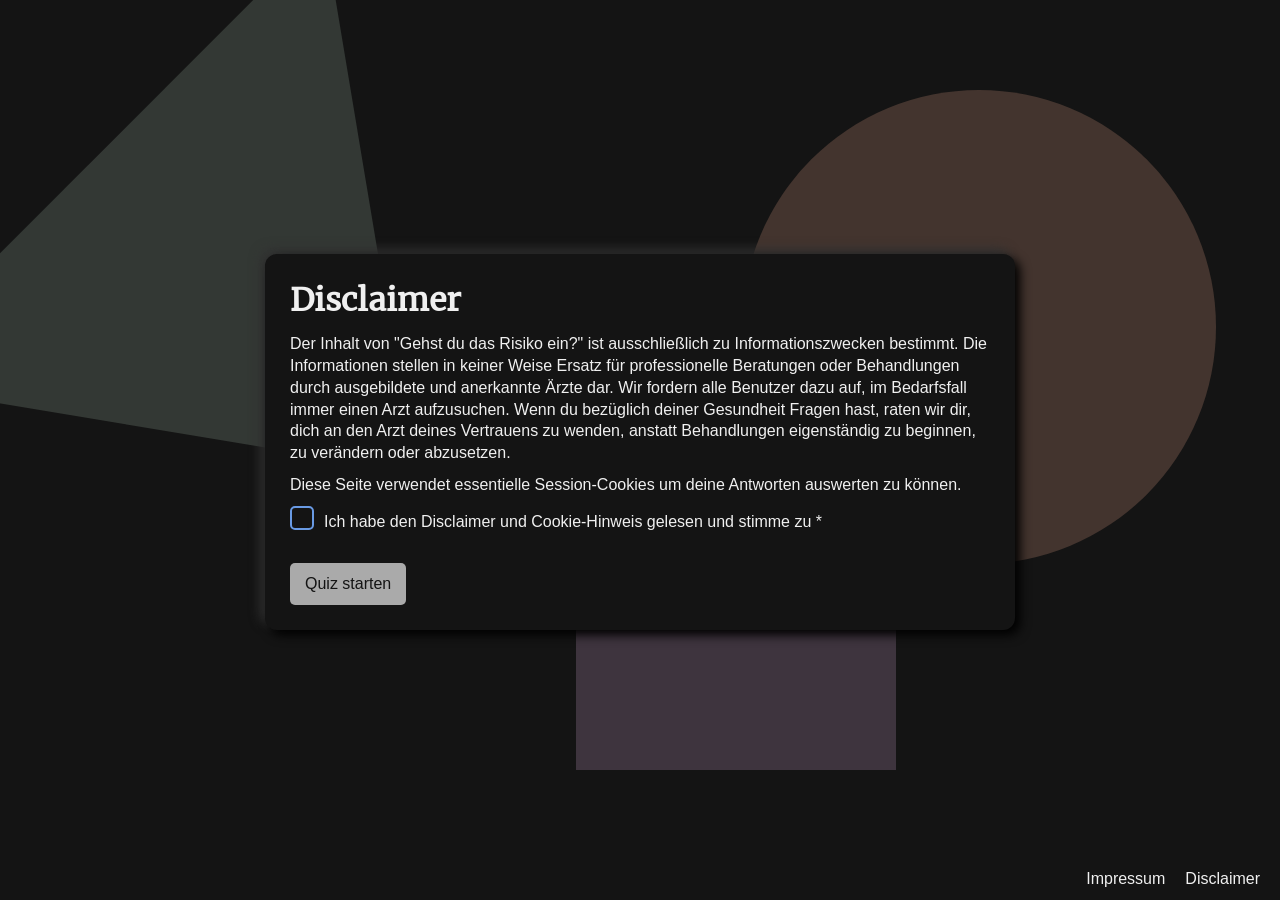
<file: index.html>
<!DOCTYPE html>
<html lang="de">

<head>
    <meta charset="UTF-8">
    <meta http-equiv="X-UA-Compatible" content="IE=edge">
    <meta name="viewport" content="width=device-width, initial-scale=1.0">
    <title>Gehst du das Risiko ein? | Quiz</title>

    <link rel="stylesheet" href="assets/styles.css">
    <script src="assets/js/cookieControl.js"></script>
    <script src="assets/js/quizIndex.js" defer></script>
    <script src="assets/js/general.js" defer></script>

    <style data="test" type="text/css"></style>
    <style data="moz" type="text/css"></style>
</head>

<body id="quiz" class="dark">
    <div id="background">
        <div class="circle"></div>
        <div class="triangle"></div>
        <div class="square"></div>
    </div>
    <main>
        <h1>Stell dir vor...</h1>
        <div id="controls">
            <span data-last="1" title="Zurück zur letzten Frage" id="back"><svg xmlns="http://www.w3.org/2000/svg"
                    width="44" height="44" viewBox="0 0 24 24" stroke-width="1.5" stroke="#fff" fill="none"
                    stroke-linecap="round" stroke-linejoin="round">
                    <path stroke="none" d="M0 0h24v24H0z" fill="none" />
                    <path d="M15 11l4 4l-4 4m4 -4h-11a4 4 0 0 1 0 -8h1" />
                </svg></span>
            <span>Frage <span id="question__num">1</span> / 12</span>
            <span class="question__next" data-next="2"> Zur nächsten Frage
                <svg xmlns="http://www.w3.org/2000/svg" width="35" height="35" viewBox="0 0 24 24" stroke-width="1.5"
                    stroke="#699ae4" fill="#699ae4" stroke-linecap="round" stroke-linejoin="round">
                    <path stroke="none" d="M0 0h24v24H0z" fill="none" />
                    <path
                        d="M4 9h8v-3.586a1 1 0 0 1 1.707 -.707l6.586 6.586a1 1 0 0 1 0 1.414l-6.586 6.586a1 1 0 0 1 -1.707 -.707v-3.586h-8a1 1 0 0 1 -1 -1v-4a1 1 0 0 1 1 -1z" />
                </svg>
            </span>
        </div>
        <div class="question" data-number="1">
            <div class="question__description">
                <p>...du bist nach einer langen und anstrengenden Woche bei deinen Freunden. Ihr wolltet eigentlich
                    einen ganz gemütlichen Abend zusammen haben.
                    Doch dann bietet dir der/die Gastgeber:in einen supersüßen, leckeren Cocktail an.
                    Dein Bauch sagt ja dazu, heute etwas zu trinken. Aber dein Kopf sagt nein. Die Kombination aus
                    Zucker
                    und Alkohol hat dir
                    nämlich schon einmal Kopfschmerzen beschert.</p>
                <p class="bold">Würdest du den Cocktail trinken?</p>
                <div class="question__answer">
                    <!-- <div class="question__answer"> -->
                    <input type='range' min='1' max='4' step='1' list="options1" onclick="firstSliderClick(this)"
                        data-slidernumber="1" />
                    <span class="dummySpan">
                        <span class="dummyThumb"></span>
                    </span>
                    <div class="overlayOne" onclick="firstSliderClick2(this)" data-overlaynumber="1"></div>
                    <div class="overlayTwo" onclick="firstSliderClick2(this)" data-overlaynumber="2"></div>
                    <div class="overlayThree" onclick="firstSliderClick2(this)" data-overlaynumber="3"></div>
                    <div class="overlayFour" onclick="firstSliderClick2(this)" data-overlaynumber="4"></div>
                    <ul class="options">
                        <li onclick="selectOne(this)">Nein</li>
                        <li onclick="selectTwo(this)">Eher nicht</li>
                        <li onclick="selectThree(this)">Vermutlich</li>
                        <li onclick="selectFour(this)">Definitiv</li>
                    </ul>
                </div>
            </div>
            <div class="question__image">
                <img src="assets/img/sideeffect_01.svg" alt="Eine Person hält einen Cocktail in der Hand" />
            </div>
        </div>
        <div class="question" data-number="2">
            <div class="question__description">
                <p>...dein:e Freund:In hat mit dir Schluss gemacht. In der Schule / Studium läuft es gerade auch nicht
                    so gut. Du willst einfach nur deine Ruhe. Um runterzukommen, helfen dir nur noch ein oder andere
                    Chipspackung und auch einige Schokoladentafeln. Die Verpackungen häufen sich im Mülleimer
                    an und vermutlich ist es nur noch eine Frage der Zeit, bis es sich auch auf deinen Körper auswirkt.
                </p>
                <p class="bold">Ignorierst du den Gedanken und suchst weiter Trost in Essen?</p>
                <div class="question__answer">
                    <!-- <div class="question__answer"> -->
                    <input type='range' min='1' max='4' step='1' list="options1" onclick="firstSliderClick(this)"
                        data-slidernumber="2" />
                    <span class="dummySpan">
                        <span class="dummyThumb"></span>
                    </span>
                    <div class="overlayOne" onclick="firstSliderClick2(this)" data-overlaynumber="1"></div>
                    <div class="overlayTwo" onclick="firstSliderClick2(this)" data-overlaynumber="2"></div>
                    <div class="overlayThree" onclick="firstSliderClick2(this)" data-overlaynumber="3"></div>
                    <div class="overlayFour" onclick="firstSliderClick2(this)" data-overlaynumber="4"></div>
                    <ul class="options">
                        <li onclick="selectOne(this)">Nein</li>
                        <li onclick="selectTwo(this)">Eher nicht</li>
                        <li onclick="selectThree(this)">Vermutlich</li>
                        <li onclick="selectFour(this)">Definitiv</li>
                    </ul>
                </div>
            </div>
            <div class="question__image">
                <img src="assets/img/sideeffect_02.svg"
                    alt="Essensverpackungen und Tests liegen verteilt auf einem Bett" />
            </div>
        </div>
        <div class="question" data-number="3">
            <div class="question__description">
                <p>...du bist im All-Inclusive Urlaub. Leider schmeckt dir das Essen vom Buffet nicht. Du kannst dich
                    nur mit dem Fladenbrot anfreunden, also isst du es zu jeder Mahlzeit. Dein:e Partner:In sagt dir,
                    dass du auch etwas anderes essen sollst. Die einseitige Ernährung kann nämlich zu
                    Stimmungsschwankungen und Reizbarkeit führen. Das könnte euch euren Urlaub ziemlich vermiesen.
                </p>
                <p class="bold">Hältst du dich dennoch vom Buffet entfernt?</p>
                <div class="question__answer">
                    <!-- <div class="question__answer"> -->
                    <input type='range' min='1' max='4' step='1' list="options1" onclick="firstSliderClick(this)"
                        data-slidernumber="3" />
                    <span class="dummySpan">
                        <span class="dummyThumb"></span>
                    </span>
                    <div class="overlayOne" onclick="firstSliderClick2(this)" data-overlaynumber="1"></div>
                    <div class="overlayTwo" onclick="firstSliderClick2(this)" data-overlaynumber="2"></div>
                    <div class="overlayThree" onclick="firstSliderClick2(this)" data-overlaynumber="3"></div>
                    <div class="overlayFour" onclick="firstSliderClick2(this)" data-overlaynumber="4"></div>
                    <ul class="options">
                        <li onclick="selectOne(this)">Nein</li>
                        <li onclick="selectTwo(this)">Eher nicht</li>
                        <li onclick="selectThree(this)">Vermutlich</li>
                        <li onclick="selectFour(this)">Definitiv</li>
                    </ul>
                </div>
            </div>
            <div class="question__image">
                <img src="assets/img/sideeffect_03.svg" alt="Ein Kamel, Dünen und ein Fladenbrot" />
            </div>
        </div>
        <div class="question" data-number="4">
            <div class="question__description">
                <p>...du hast sehr viel Arbeit zu erledigen. Du machst extra Überstunden dafür und kommst erst um 19 Uhr
                    nach Hause, obwohl du schon um 7 Uhr mit der Arbeit angefangen hast. Um etwas mit deinen Freunden zu
                    machen bist du zu müde und du musst noch den Haushalt erledigen. Gedanklich bist du schon wieder bei
                    der Arbeit. Dein:e Freund:in bemerkt, wie gestresst du bist und sagt, dass du bitte aufpassen und
                    dir
                    einen Ausgleich suchen sollst. Sonst kannst du schnell in negative Denkmuster verfallen.
                </p>
                <p class="bold">Stempelst du diese Bitte nur als Panikmache ab?</p>
                <div class="question__answer">
                    <!-- <div class="question__answer"> -->
                    <input type='range' min='1' max='4' step='1' list="options1" onclick="firstSliderClick(this)"
                        data-slidernumber="4" />
                    <span class="dummySpan">
                        <span class="dummyThumb"></span>
                    </span>
                    <div class="overlayOne" onclick="firstSliderClick2(this)" data-overlaynumber="1"></div>
                    <div class="overlayTwo" onclick="firstSliderClick2(this)" data-overlaynumber="2"></div>
                    <div class="overlayThree" onclick="firstSliderClick2(this)" data-overlaynumber="3"></div>
                    <div class="overlayFour" onclick="firstSliderClick2(this)" data-overlaynumber="4"></div>
                    <ul class="options">
                        <li onclick="selectOne(this)">Nein</li>
                        <li onclick="selectTwo(this)">Eher nicht</li>
                        <li onclick="selectThree(this)">Vermutlich</li>
                        <li onclick="selectFour(this)">Definitiv</li>
                    </ul>
                </div>
            </div>
            <div class="question__image">
                <img src="assets/img/sideeffect_04.svg"
                    alt="Eine verzweifelte Person, die an viele Dinge gleichzeitig denkt" />
            </div>
        </div>
        <div class="question" data-number="5">
            <div class="question__description">
                <p>...du bist mit dir und deinem aktuellen gut bezahlten Job nicht zufrieden und machst dir ständig
                    Gedanken darüber. Diese Gedanken ziehen dich runter und deine Laune ist oft im Keller. Dein:e
                    Partner:in bemerkt es und spricht dich darauf an. Doch du bist wirklich nicht bereit, darüber zu
                    reden. Du hast dir die Probleme selbst noch nicht eingestanden. Dein:e Partner:in könnte aber
                    denken, dass das Problem an ihr/ihm liegt, wodurch schnell ein komisches Klima in eurer Beziehung
                    entstehen könnte.
                </p>
                <p class="bold">Ignorierst du die Probleme dennoch weiter?</p>
                <div class="question__answer">
                    <!-- <div class="question__answer"> -->
                    <input type='range' min='1' max='4' step='1' list="options1" onclick="firstSliderClick(this)"
                        data-slidernumber="5" />
                    <span class="dummySpan">
                        <span class="dummyThumb"></span>
                    </span>
                    <div class="overlayOne" onclick="firstSliderClick2(this)" data-overlaynumber="1"></div>
                    <div class="overlayTwo" onclick="firstSliderClick2(this)" data-overlaynumber="2"></div>
                    <div class="overlayThree" onclick="firstSliderClick2(this)" data-overlaynumber="3"></div>
                    <div class="overlayFour" onclick="firstSliderClick2(this)" data-overlaynumber="4"></div>
                    <ul class="options">
                        <li onclick="selectOne(this)">Nein</li>
                        <li onclick="selectTwo(this)">Eher nicht</li>
                        <li onclick="selectThree(this)">Vermutlich</li>
                        <li onclick="selectFour(this)">Definitiv</li>
                    </ul>
                </div>
            </div>
            <div class="question__image">
                <img src="assets/img/sideeffect_05.svg" alt="Eine Person, die mit sich im Konflikt steht" />
            </div>
        </div>
        <div class="question" data-number="6">
            <div class="question__description">
                <p>...du hast jemanden kennengelernt. Um etwas Zeit miteinander zu verbringen, geht ihr zusammen an den
                    Stausee. Es ist eine wolkenloser Hochsommertag mit fast 30°C. Dein Date will sich in die Sonne
                    legen, weil sie/er Sonne und Hitze mag. Am Anfang des Sommers zeigt sich aber manchmal deine
                    Sonnenallergie, wenn du deine Haut nicht langsam an die direkte Sonnenstrahlung gewöhnst.
                </p>
                <p class="bold">Legst du dich trotzdem neben sie/ihn?</p>
                <div class="question__answer">
                    <!-- <div class="question__answer"> -->
                    <input type='range' min='1' max='4' step='1' list="options1" onclick="firstSliderClick(this)"
                        data-slidernumber="6" />
                    <span class="dummySpan">
                        <span class="dummyThumb"></span>
                    </span>
                    <div class="overlayOne" onclick="firstSliderClick2(this)" data-overlaynumber="1"></div>
                    <div class="overlayTwo" onclick="firstSliderClick2(this)" data-overlaynumber="2"></div>
                    <div class="overlayThree" onclick="firstSliderClick2(this)" data-overlaynumber="3"></div>
                    <div class="overlayFour" onclick="firstSliderClick2(this)" data-overlaynumber="4"></div>
                    <ul class="options">
                        <li onclick="selectOne(this)">Nein</li>
                        <li onclick="selectTwo(this)">Eher nicht</li>
                        <li onclick="selectThree(this)">Vermutlich</li>
                        <li onclick="selectFour(this)">Definitiv</li>
                    </ul>
                </div>
            </div>
            <div class="question__image">
                <img src="assets/img/sideeffect_06.svg"
                    alt="Eine Person sonnt sich, während die andere im Baumschatten steht" />
            </div>
        </div>
        <div class="question" data-number="7">
            <div class="question__description">
                <p>...du möchtest dich dieses Jahr endlich deinem Ziel von mehr Muskeln und weniger Fett annähern,
                    findest jedoch bei deiner Recherche heraus, dass eine zu hohe sportliche Intensität
                    manchmal zu Magenproblemen führen kann. Das Risiko ist zwar gering, aber du bist eigentlich ein
                    ganz-oder-gar-nicht-Typ Mensch.
                </p>
                <p class="bold">Hältst du an deinen Vorsätzen fest und trainierst auf maximaler Intensität?</p>
                <div class="question__answer">
                    <!-- <div class="question__answer"> -->
                    <input type='range' min='1' max='4' step='1' list="options1" onclick="firstSliderClick(this)"
                        data-slidernumber="7" />
                    <span class="dummySpan">
                        <span class="dummyThumb"></span>
                    </span>
                    <div class="overlayOne" onclick="firstSliderClick2(this)" data-overlaynumber="1"></div>
                    <div class="overlayTwo" onclick="firstSliderClick2(this)" data-overlaynumber="2"></div>
                    <div class="overlayThree" onclick="firstSliderClick2(this)" data-overlaynumber="3"></div>
                    <div class="overlayFour" onclick="firstSliderClick2(this)" data-overlaynumber="4"></div>
                    <ul class="options">
                        <li onclick="selectOne(this)">Nein</li>
                        <li onclick="selectTwo(this)">Eher nicht</li>
                        <li onclick="selectThree(this)">Vermutlich</li>
                        <li onclick="selectFour(this)">Definitiv</li>
                    </ul>
                </div>
            </div>
            <div class="question__image">
                <img src="assets/img/sideeffect_07.svg" alt="Ein Fahrradfahrer" />
            </div>
        </div>
        <div class="question" data-number="8">
            <div class="question__description">
                <p>...du machst seit einiger Zeit Homeworkouts und hast letzte Woche zwei neue Videos getestet, die dir
                    beide sehr gut gefallen haben. Nach einem der beiden hattest du eine gereizte Sehne, welche dir ein
                    paar Tage Schmerzen bereitet hat. Du vermutest es liegt an den vielen Wiederholungen sehr ähnlicher
                    Bewegungen in diesem Workout. Das andere wiederum ist ein paar Minuten länger, die Übungen
                    kompliziert und du musst etwas Equipment herrichten, bevor du starten kannst. Bei diesem hast du
                    aber keine Schmerzen.
                </p>
                <p class="bold">Gehst du das Risiko von einer erneuten Sehnenreizung ein, um ein paar Minuten Zeit zu
                    sparen?</p>
                    <div class="question__answer">
                        <!-- <div class="question__answer"> -->
                        <input type='range' min='1' max='4' step='1' list="options1" onclick="firstSliderClick(this)"
                            data-slidernumber="8" />
                        <span class="dummySpan">
                            <span class="dummyThumb"></span>
                        </span>
                        <div class="overlayOne" onclick="firstSliderClick2(this)" data-overlaynumber="1"></div>
                        <div class="overlayTwo" onclick="firstSliderClick2(this)" data-overlaynumber="2"></div>
                        <div class="overlayThree" onclick="firstSliderClick2(this)" data-overlaynumber="3"></div>
                        <div class="overlayFour" onclick="firstSliderClick2(this)" data-overlaynumber="4"></div>
                        <ul class="options">
                            <li onclick="selectOne(this)">Nein</li>
                            <li onclick="selectTwo(this)">Eher nicht</li>
                            <li onclick="selectThree(this)">Vermutlich</li>
                            <li onclick="selectFour(this)">Definitiv</li>
                        </ul>
                    </div>
            </div>
            <div class="question__image">
                <img src="assets/img/sideeffect_08.svg" alt="Eine Person folgt einem Sporttutorial" />
            </div>
        </div>
        <div class="question" data-number="9">
            <div class="question__description">
                <p>...du bietest deinem Kumpel während einem Filmabend eine Packung Chips an. Dieser lehnt ab, weil er
                    bereits Fast Food gegessen hat und gelesen hat, dass eine zu salzhaltige Ernährung zu
                    Wassereinlagerungen führen kann. Zudem weist er dich darauf hin, dass auch dein Abendessen - es gab
                    ein gutes Vesper - nicht gerade wenig Salz enthält.
                </p>
                <p class="bold">Isst du die Chips trotz des Rates deines Kumpels?</p>
                <div class="question__answer">
                    <!-- <div class="question__answer"> -->
                    <input type='range' min='1' max='4' step='1' list="options1" onclick="firstSliderClick(this)"
                        data-slidernumber="9" />
                    <span class="dummySpan">
                        <span class="dummyThumb"></span>
                    </span>
                    <div class="overlayOne" onclick="firstSliderClick2(this)" data-overlaynumber="1"></div>
                    <div class="overlayTwo" onclick="firstSliderClick2(this)" data-overlaynumber="2"></div>
                    <div class="overlayThree" onclick="firstSliderClick2(this)" data-overlaynumber="3"></div>
                    <div class="overlayFour" onclick="firstSliderClick2(this)" data-overlaynumber="4"></div>
                    <ul class="options">
                        <li onclick="selectOne(this)">Nein</li>
                        <li onclick="selectTwo(this)">Eher nicht</li>
                        <li onclick="selectThree(this)">Vermutlich</li>
                        <li onclick="selectFour(this)">Definitiv</li>
                    </ul>
                </div>
            </div>
            <div class="question__image">
                <img src="assets/img/sideeffect_09.svg" alt="Eine Person bietet einer anderen eine Packung Chips an" />
            </div>
        </div>
        <div class="question" data-number="10">
            <div class="question__description">
                <p>...die nächsten Tage soll es sehr warm werden, aber du hast eine Klimaanlage im Büro. Allerdings
                    trägst
                    du auch Kontaktlinsen und die trockene Luft der Klimaanlage würde deine Augen vermutlich austrocknen
                    und irritieren.
                </p>
                <p class="bold">Ist dir das egal - es gibt ja schließlich Augentropfen - und du drehst die Klimaanlage
                    voll auf? </p>
                    <div class="question__answer">
                        <!-- <div class="question__answer"> -->
                        <input type='range' min='1' max='4' step='1' list="options1" onclick="firstSliderClick(this)"
                            data-slidernumber="10" />
                        <span class="dummySpan">
                            <span class="dummyThumb"></span>
                        </span>
                        <div class="overlayOne" onclick="firstSliderClick2(this)" data-overlaynumber="1"></div>
                        <div class="overlayTwo" onclick="firstSliderClick2(this)" data-overlaynumber="2"></div>
                        <div class="overlayThree" onclick="firstSliderClick2(this)" data-overlaynumber="3"></div>
                        <div class="overlayFour" onclick="firstSliderClick2(this)" data-overlaynumber="4"></div>
                        <ul class="options">
                            <li onclick="selectOne(this)">Nein</li>
                            <li onclick="selectTwo(this)">Eher nicht</li>
                            <li onclick="selectThree(this)">Vermutlich</li>
                            <li onclick="selectFour(this)">Definitiv</li>
                        </ul>
                    </div>
            </div>
            <div class="question__image">
                <img src="assets/img/sideeffect_10.svg" alt="Eine Person bietet einer anderen eine Packung Chips an" />
            </div>
        </div>
        <div class="question" data-number="11">
            <div class="question__description">
                <p>...endlich ist es so weit. Du hast vor mit deinem Partner zusammenziehen und ihr habt eine sehr
                    schöne Wohnung gefunden. Allerdings liegt euer Schlafzimmer in Richtung der Hauptstraße, welche auch
                    zu unüblichen Uhrzeiten stark befahren ist. Da du bislang einen leichten Schlaf hast und Oropax hier
                    nicht hilft, bist du dir nicht sicher, ob dein Schlaf nicht dauerhaft darunter leiden wird.
                </p>
                <p class="bold">Ist die schöne Wohnung es dir Wert, das Risiko einzugehen? </p>
                <div class="question__answer">
                    <!-- <div class="question__answer"> -->
                    <input type='range' min='1' max='4' step='1' list="options1" onclick="firstSliderClick(this)"
                        data-slidernumber="11" />
                    <span class="dummySpan">
                        <span class="dummyThumb"></span>
                    </span>
                    <div class="overlayOne" onclick="firstSliderClick2(this)" data-overlaynumber="1"></div>
                    <div class="overlayTwo" onclick="firstSliderClick2(this)" data-overlaynumber="2"></div>
                    <div class="overlayThree" onclick="firstSliderClick2(this)" data-overlaynumber="3"></div>
                    <div class="overlayFour" onclick="firstSliderClick2(this)" data-overlaynumber="4"></div>
                    <ul class="options">
                        <li onclick="selectOne(this)">Nein</li>
                        <li onclick="selectTwo(this)">Eher nicht</li>
                        <li onclick="selectThree(this)">Vermutlich</li>
                        <li onclick="selectFour(this)">Definitiv</li>
                    </ul>
                </div>
            </div>
            <div class="question__image">
                <img src="assets/img/sideeffect_11.svg"
                    alt="Eine Person sitzt um 2:20 Uhr wach im Bett wegen der Straßengeräusche" />
            </div>
        </div>
        <div class="question" data-number="12">
            <div class="question__description">
                <p>...du lebst in einer Pandemie. Der Impfstoff, der dieser entgegenwirken soll, erhöht aber das
                    Thrombose-Risiko. Du willst dich aber unbedingt impfen lassen, um dich und deine Mitmenschen zu
                    schützen.
                </p>
                <p class="bold">Würdest du dich trotz des Risikos impfen lassen?</p>
                <div class="question__answer">
                    <!-- <div class="question__answer"> -->
                    <input type='range' min='1' max='4' step='1' list="options1" onclick="firstSliderClick(this)"
                        data-slidernumber="12" />
                    <span class="dummySpan">
                        <span class="dummyThumb"></span>
                    </span>
                    <div class="overlayOne" onclick="firstSliderClick2(this)" data-overlaynumber="1"></div>
                    <div class="overlayTwo" onclick="firstSliderClick2(this)" data-overlaynumber="2"></div>
                    <div class="overlayThree" onclick="firstSliderClick2(this)" data-overlaynumber="3"></div>
                    <div class="overlayFour" onclick="firstSliderClick2(this)" data-overlaynumber="4"></div>
                    <ul class="options">
                        <li onclick="selectOne(this)">Nein</li>
                        <li onclick="selectTwo(this)">Eher nicht</li>
                        <li onclick="selectThree(this)">Vermutlich</li>
                        <li onclick="selectFour(this)">Definitiv</li>
                    </ul>
                </div>
            </div>
            <div class="question__image">
                <img src="assets/img/sideeffect_12.svg" alt="Eine Person bietet einer anderen eine Packung Chips an" />
            </div>
        </div>
        <div class="question" data-number="13">
            <div class="question__description">
                <p>...du hast alle Fragen beantwortet, yay!</p>
                <p class="bold">Willst du wissen was all das zu bedeuten hat?</p><br><br>
                <a class="button" id="getSolution">Zur Auswertung</a>
            </div>
            <div class="question__image">
            </div>
        </div>
    </main>
    <footer>
        <ul>
            <li><a id="restart">Quiz neu starten</a></li>
            <li><a href="impressum">Impressum</a></li>
            <li><a id="disclaimer" href="disclaimer">Disclaimer</a></li>
        </ul>
    </footer>
</body>


</html>
</file>
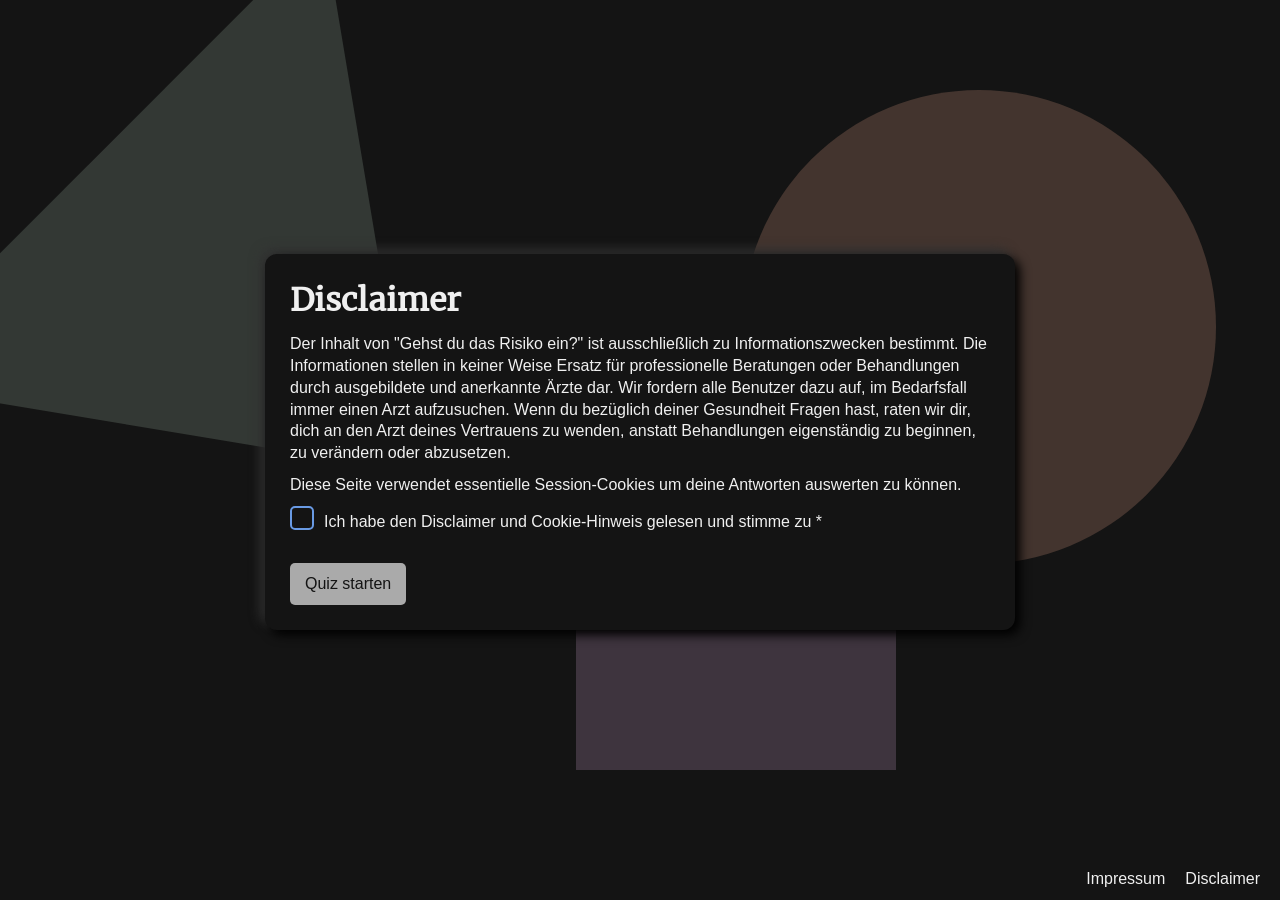
<file: disclaimer/index.html>
<!DOCTYPE html>
<html lang="de">

<head>
    <meta charset="UTF-8">
    <meta http-equiv="X-UA-Compatible" content="IE=edge">
    <meta name="viewport" content="width=device-width, initial-scale=1.0">
    <title>Gehst du das Risiko ein? | Disclaimer</title>

    <link rel="stylesheet" href="../assets/styles.css">
    <script src="../assets/js/cookieControl.js"></script>
    <script src="../assets/js/disclaimerIndex.js" defer></script>
    <script src="../assets/js/general.js" defer></script>

</head>

<body id="disclaimer" class="dark">
    <div id="background">
        <div class="circle"></div>
        <div class="triangle"></div>
        <div class="square"></div>
    </div>
    <main>
        <h1>Disclaimer</h1>
        <p>Der Inhalt von "Gehst du das Risiko ein?" ist ausschließlich zu Informationszwecken bestimmt.
            Die Informationen stellen in keiner Weise Ersatz für professionelle Beratungen oder Behandlungen durch
            ausgebildete und anerkannte Ärzte dar.
            Wir fordern alle Benutzer dazu auf, im Bedarfsfall immer einen Arzt aufzusuchen.
            Wenn du bezüglich deiner Gesundheit Fragen hast, raten wir dir, dich an den Arzt deines Vertrauens zu
            wenden,
            anstatt Behandlungen eigenständig zu beginnen, zu verändern oder abzusetzen.</p>
        <p>Diese Seite verwendet essentielle Session-Cookies um deine Antworten auswerten zu können.</p>
        <label for="disclaimer"><input id="checkboxDisclaimer" type="checkbox" name="disclaimer" />Ich habe den
            Disclaimer und Cookie-Hinweis gelesen und stimme zu *</label>


        <a class="button button--disabled" id="start">Quiz starten</a>
        <a class="button" style="display: none;" id="continue">Quiz fortsetzen</a>
        <a id="leave" style="display: none">Oder Cookies löschen und die Seite
            verlassen</a>
    </main>
    <footer>
        <ul>
            <li><a id="restart">Quiz neu starten</a></li>
            <li><a href="../impressum">Impressum</a></li>
            <li><a href="">Disclaimer</a></li>
        </ul>
    </footer>
</body>

</html>
</file>
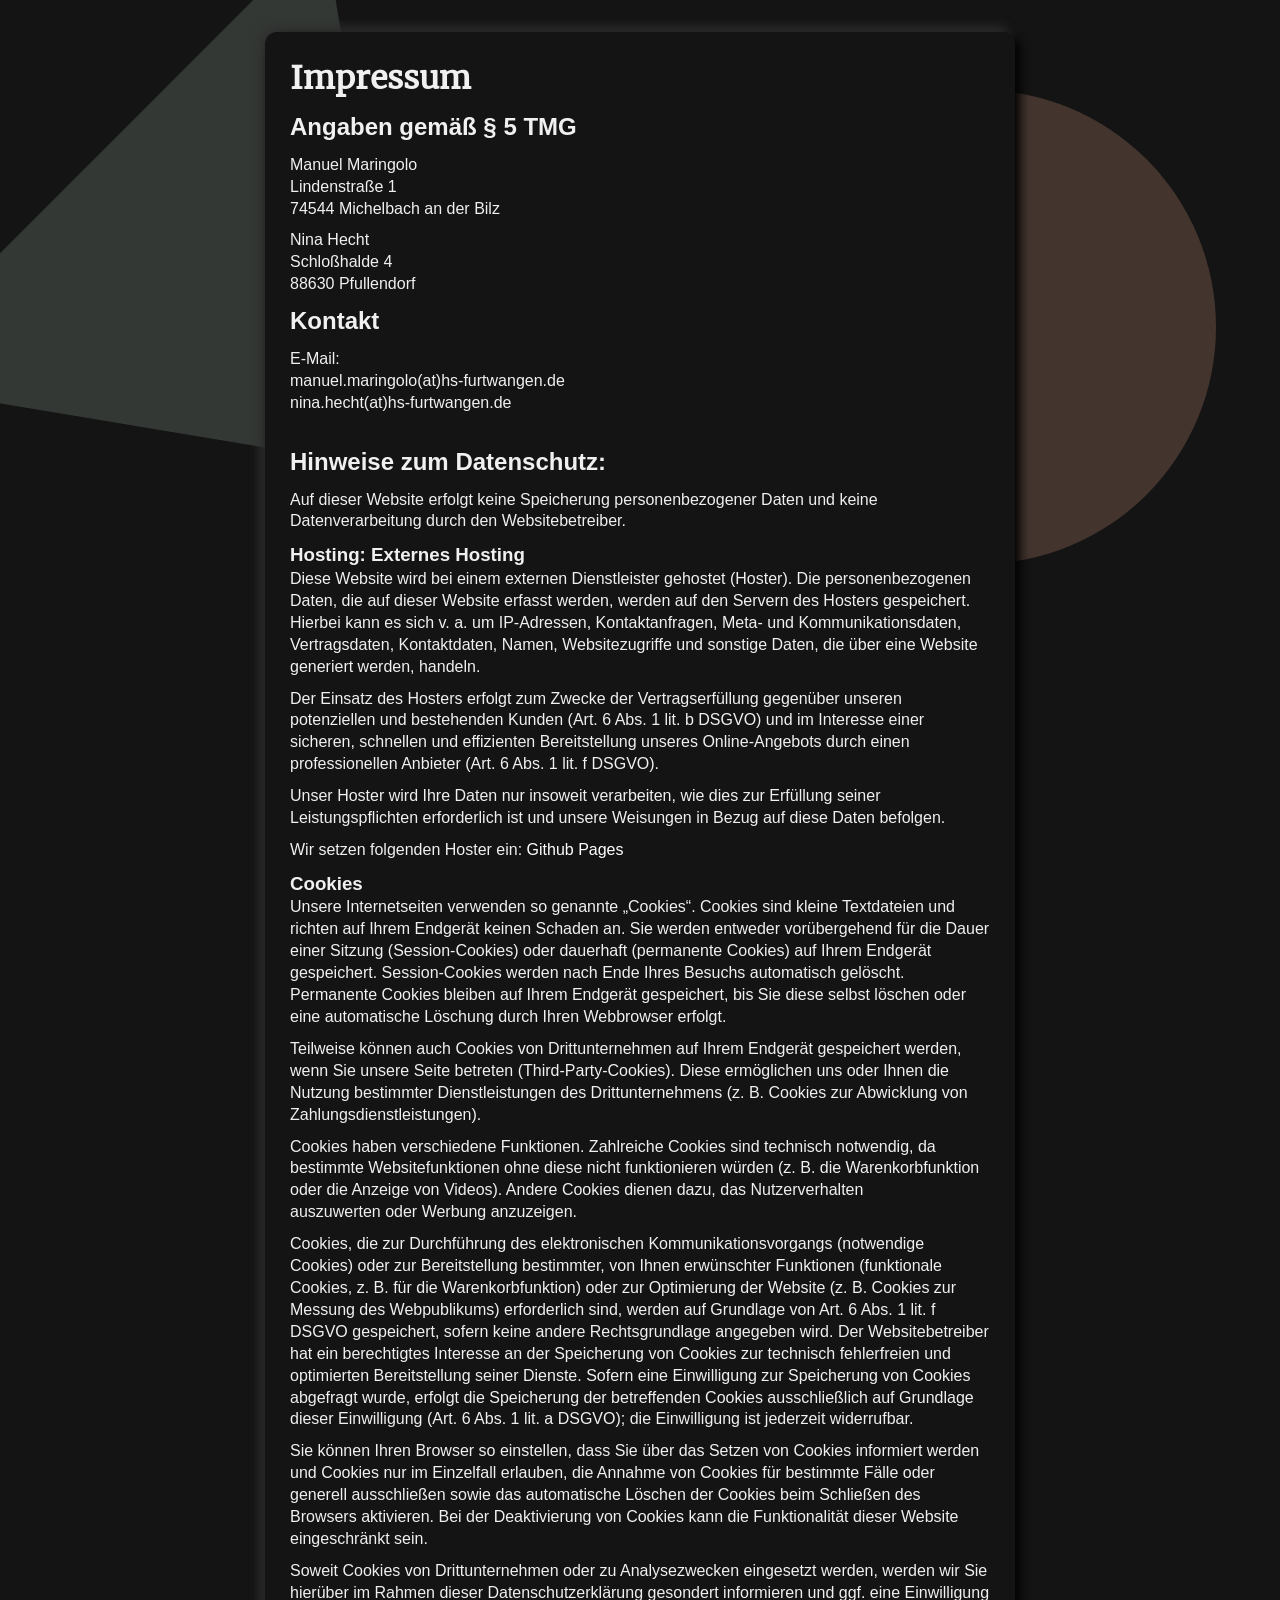
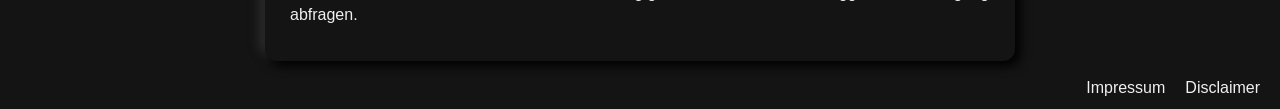
<file: impressum/index.html>
<!DOCTYPE html>
<html lang="de">
    <head>
        <meta charset="UTF-8">
        <meta http-equiv="X-UA-Compatible" content="IE=edge">
        <meta name="viewport" content="width=device-width, initial-scale=1.0">
        <title>Gehst du das Risiko ein? | Impressum</title>
    
        <link rel="stylesheet" href="../assets/styles.css">
        <script src="../assets/js/general.js" defer></script>
    </head>
<body id="disclaimer" class="dark">
    <div id="background">
        <div class="circle"></div>
        <div class="triangle"></div>
        <div class="square"></div>
    </div>
    <main>
        <h1>Impressum</h1>

        <h2>Angaben gem&auml;&szlig; &sect; 5 TMG</h2>
        <p>Manuel Maringolo<br />
        Lindenstraße 1<br />
        74544 Michelbach an der Bilz</p>

        <p>Nina Hecht<br />
        Schloßhalde 4<br />
        88630 Pfullendorf</p>

        <h2>Kontakt</h2>
        <p>E-Mail:<br> manuel.maringolo(at)hs-furtwangen.de <br>nina.hecht(at)hs-furtwangen.de</p>

       <br>
        <h2>Hinweise zum Datenschutz:</h2>
        <p>Auf dieser Website erfolgt keine Speicherung personenbezogener Daten und keine Datenverarbeitung durch den Websitebetreiber.</p>

        <h3>Hosting: Externes Hosting</h3> 
        <p>Diese Website wird bei einem externen Dienstleister gehostet (Hoster). Die personenbezogenen Daten, die auf dieser Website erfasst werden, werden auf den Servern des Hosters gespeichert. Hierbei kann es sich v. a. um IP-Adressen, Kontaktanfragen, Meta- und Kommunikationsdaten, Vertragsdaten, Kontaktdaten, Namen, Websitezugriffe und sonstige Daten, die &uuml;ber eine Website generiert werden, handeln.</p> <p>Der Einsatz des Hosters erfolgt zum Zwecke der Vertragserf&uuml;llung gegen&uuml;ber unseren potenziellen und bestehenden Kunden (Art. 6 Abs. 1 lit. b DSGVO) und im Interesse einer sicheren, schnellen und effizienten Bereitstellung unseres Online-Angebots durch einen professionellen Anbieter (Art. 6 Abs. 1 lit. f DSGVO).</p> <p>Unser Hoster wird Ihre Daten nur insoweit verarbeiten, wie dies zur Erf&uuml;llung seiner Leistungspflichten erforderlich ist und unsere Weisungen in Bezug auf diese Daten befolgen.</p> 
        <p>Wir setzen folgenden Hoster ein: <a href="github.io" style="color: white;">Github Pages</a></p>

        <h3>Cookies</h3> 
        <p>Unsere Internetseiten verwenden so genannte &bdquo;Cookies&ldquo;. Cookies sind kleine Textdateien und richten auf Ihrem Endger&auml;t keinen Schaden an. Sie werden entweder vor&uuml;bergehend f&uuml;r die Dauer einer Sitzung (Session-Cookies) oder dauerhaft (permanente Cookies) auf Ihrem Endger&auml;t gespeichert. Session-Cookies werden nach Ende Ihres Besuchs automatisch gel&ouml;scht. Permanente Cookies bleiben auf Ihrem Endger&auml;t gespeichert, bis Sie diese selbst l&ouml;schen&nbsp;oder eine automatische L&ouml;schung durch Ihren Webbrowser erfolgt.</p> 
        <p>Teilweise k&ouml;nnen auch Cookies von Drittunternehmen auf Ihrem Endger&auml;t gespeichert werden, wenn Sie unsere Seite betreten (Third-Party-Cookies). Diese erm&ouml;glichen uns oder Ihnen die Nutzung bestimmter Dienstleistungen des Drittunternehmens (z.&nbsp;B. Cookies zur Abwicklung von Zahlungsdienstleistungen).</p> <p>Cookies haben verschiedene Funktionen. Zahlreiche Cookies sind technisch notwendig, da bestimmte Websitefunktionen ohne diese nicht funktionieren w&uuml;rden (z.&nbsp;B. die Warenkorbfunktion oder die Anzeige von Videos). Andere Cookies dienen dazu, das Nutzerverhalten auszuwerten&nbsp;oder Werbung anzuzeigen.</p> 
        <p>Cookies, die zur Durchf&uuml;hrung des elektronischen Kommunikationsvorgangs (notwendige Cookies) oder zur Bereitstellung bestimmter, von Ihnen erw&uuml;nschter Funktionen (funktionale Cookies, z.&nbsp;B. f&uuml;r die Warenkorbfunktion) oder zur Optimierung der Website (z.&nbsp;B. Cookies zur Messung des Webpublikums) erforderlich sind, werden auf Grundlage von Art. 6 Abs. 1 lit. f DSGVO gespeichert, sofern keine andere Rechtsgrundlage angegeben wird. Der Websitebetreiber hat ein berechtigtes Interesse an der Speicherung von Cookies zur technisch fehlerfreien und optimierten Bereitstellung seiner Dienste. Sofern eine Einwilligung zur Speicherung von Cookies abgefragt wurde, erfolgt die Speicherung der betreffenden Cookies ausschlie&szlig;lich auf Grundlage dieser Einwilligung (Art. 6 Abs. 1 lit. a DSGVO); die Einwilligung ist jederzeit widerrufbar.</p> <p>Sie k&ouml;nnen Ihren Browser so einstellen, dass Sie &uuml;ber das Setzen von Cookies informiert werden und Cookies nur im Einzelfall erlauben, die Annahme von Cookies f&uuml;r bestimmte F&auml;lle oder generell ausschlie&szlig;en sowie das automatische L&ouml;schen der Cookies beim Schlie&szlig;en des Browsers aktivieren. Bei der Deaktivierung von Cookies kann die Funktionalit&auml;t dieser Website eingeschr&auml;nkt sein.</p> 
        <p>Soweit Cookies von Drittunternehmen oder zu Analysezwecken eingesetzt werden, werden wir Sie hier&uuml;ber im Rahmen dieser Datenschutzerkl&auml;rung gesondert informieren und ggf. eine Einwilligung abfragen.</p>

        <footer>
            <ul>
                <li><a href="#">Impressum</a></li>
                <li><a href="../disclaimer/">Disclaimer</a></li>
            </ul>
        </footer>
    </body>
</html>
</file>
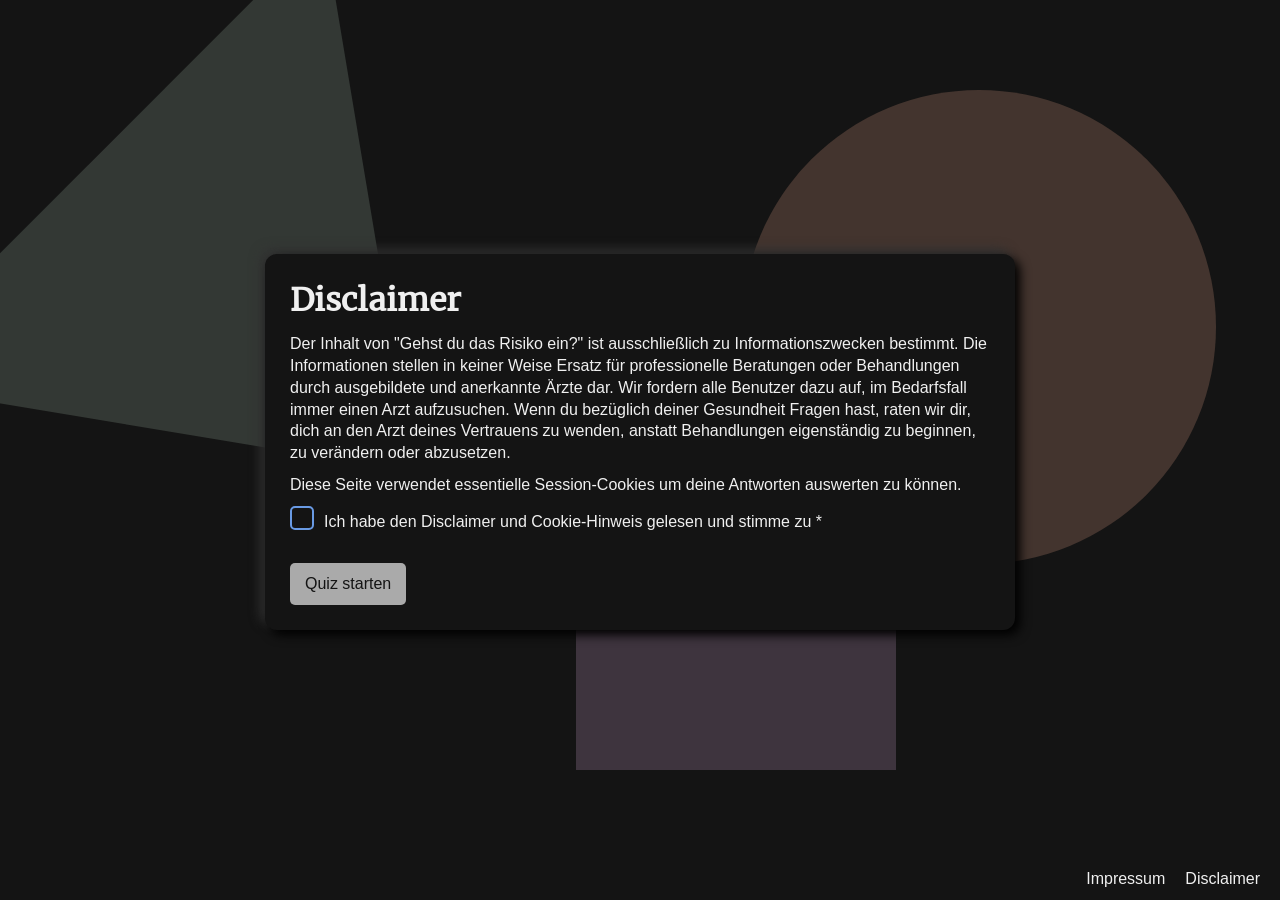
<file: results/index.html>
<!DOCTYPE html>
<html lang="de">

<head>
    <meta charset="UTF-8">
    <meta http-equiv="X-UA-Compatible" content="IE=edge">
    <meta name="viewport" content="width=device-width, initial-scale=1.0">
    <title>Gehst du das Risiko ein? | Auswertung</title>

    <link rel="stylesheet" href="../assets/styles.css">
    <script src="../assets/js/cookieControl.js"></script>
    <script src="../assets/js/result.js" defer></script>

</head>

<body id="disclaimer" class="dark">
    <div id="background">
        <div class="circle"></div>
        <div class="triangle"></div>
        <div class="square"></div>
    </div>
    <main>
        <h1>Auswertung</h1>
        <p id="result" class="general-text">Du wärst zu <span class="percentage">60%</span> bereit, das Risiko einiger
            der Nebenwirkungen der
            Anti-Baby-Pille einzugehen.</p>
        <p class="no-go-text">
            Diese wurden innerhalb des Quizes anhand von Alltagssituationen illustriert. Jedes der Szenarien hat eine in
            der Praxis auftretende Nebenwirkung der Anti-Baby-Pille abgebildet. Die Auswertung zeigt, wie du zu diesen
            Nebenwirkungen stehst.
        </p>
        <p class="no-no-go-text">Für dich sind keine der Nebenwirkungen ein wirkliches No-Go. Jedoch sind viele Frauen,
            die die Pille nehmen von diesen Nebenwirkungen betroffen - und wissen es unter Umständen nicht einmal.</p>
        <p id="result-dynamic-p" class="no-go-text">Einige davon sind <span class="type">ein komplettes</span> No-Go für
            dich. Du weißt nicht genau was damit gemeint ist?
            Gerne zeigen wir dir, welche Nebenwirkungen du als "<span class="type">definitiv</span> nicht das Risiko
            wert" beurteilt
            hast. Diese würdest du also in anderen Situationen <span class="type">auf keinen Fall</span> riskieren - bei
            der Pille würdest du das
            schon tun.
        </p>
        <div class="no-go" id="no-go_element">
        </div>
        <p id="last-p" class="general-text">"Und bedenke: das <span class="countSideEffect">sind nur wenige</span> der
            Nebenwirkungen, die die Pille
            tatsächlich haben kann.
        </p>
        <a class="button" href="full.html" id="getFullSolution">Detail-Auswertung anzeigen</a>
    </main>
    <footer>
        <ul>
            <li><a id="restart">Quiz neu starten</a></li>
            <li><a href="../impressum/">Impressum</a></li>
            <li><a id="disclaimerBtn" href="../disclaimer/">Disclaimer</a></li>
        </ul>
    </footer>
</body>


</html>
</file>
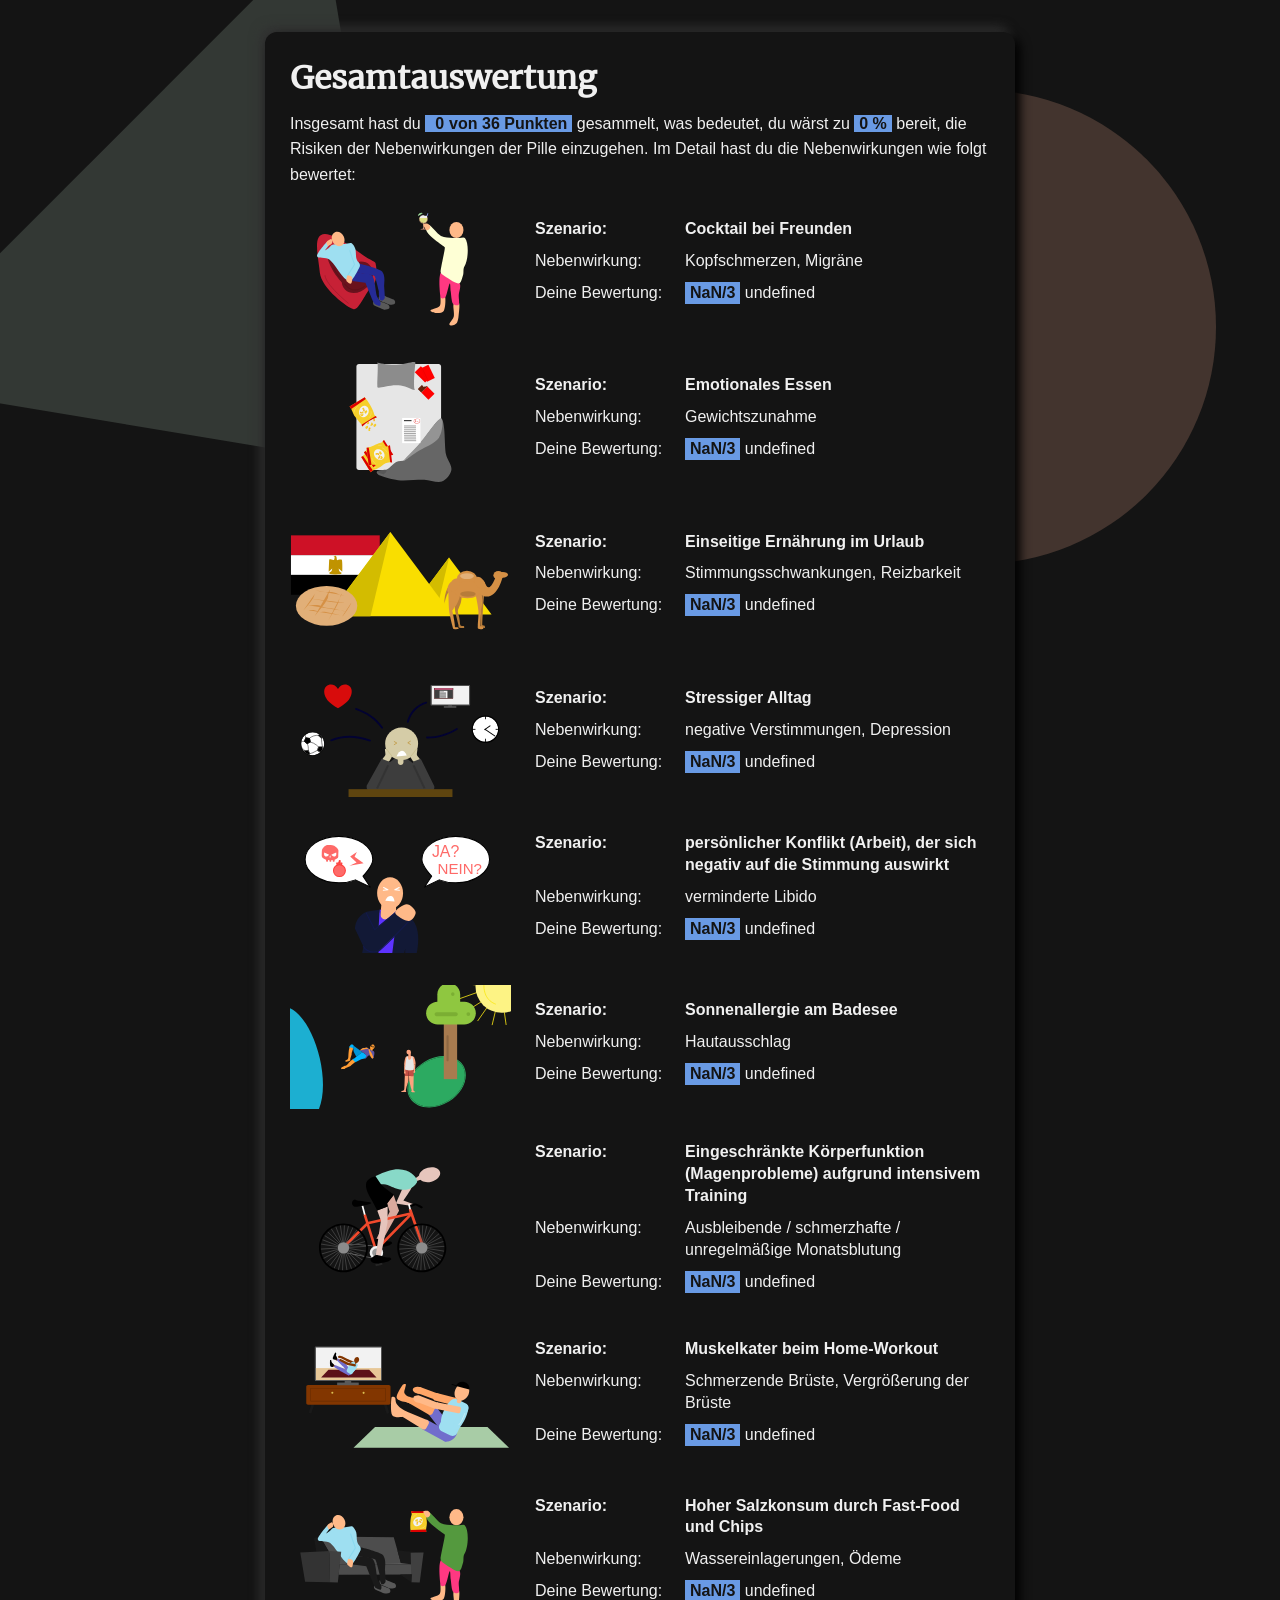
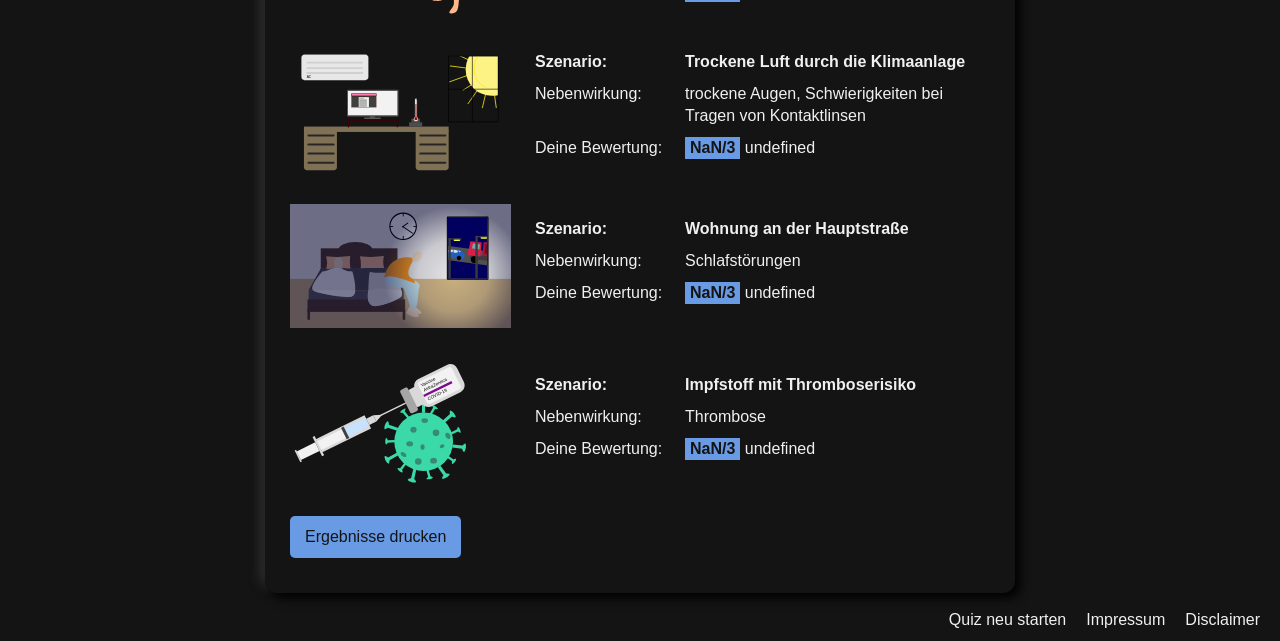
<file: results/full.html>
<!DOCTYPE html>
<html lang="de">

<head>
    <meta charset="UTF-8">
    <meta http-equiv="X-UA-Compatible" content="IE=edge">
    <meta name="viewport" content="width=device-width, initial-scale=1.0">
    <title>Gehst du das Risiko ein? | Gesamtauswertung</title>

    <link rel="stylesheet" href="../assets/styles.css">
    <script src="../assets/js/cookieControl.js"></script>
    <script src="../assets/js/resultFull.js" defer></script>
    <script src="../assets/js/general.js" defer></script>

</head>

<body id="disclaimer" class="dark">
    <div id="background">
        <div class="circle"></div>
        <div class="triangle"></div>
        <div class="square"></div>
    </div>
    <main>
        <h1>Gesamt<wbr>auswertung</h1>
            <p id="result">Insgesamt hast du <span><span id="points"></span>von 36 Punkten</span> gesammelt, was
                bedeutet, du wärst zu <span class="percentage">76%</span> bereit, die
                Risiken der Nebenwirkungen der Pille einzugehen. Im Detail hast du die Nebenwirkungen wie folgt
                bewertet:</p>
            <div class="sideeffects" id="sideeffect-list">
                <div class="sideeffect">
                    <img class="sideeffect__img" src="../assets/img/sideeffect_01.svg" />
                    <div class="sideeffect__desc">
                        <p><span class="title">Szenario:</span>Cocktail bei Freunden</p>
                        <p><span class="title">Nebenwirkung:</span>Kopfschmerzen, Migräne</p>
                        <p><span class="title">Deine Bewertung:</span><span
                                class="highlight">0/3</span>&nbsp;<span></span></p>

                    </div>
                </div>
                <div class="sideeffect">
                    <img class="sideeffect__img" src="../assets/img/sideeffect_02.svg" />
                    <div class="sideeffect__desc">
                        <p><span class="title">Szenario:</span>Emotionales Essen</p>
                        <p><span class="title">Nebenwirkung:</span>Gewichtszunahme</p>
                        <p><span class="title">Deine Bewertung:</span><span
                                class="highlight">0/3</span>&nbsp;<span></span></p>

                    </div>
                </div>
                <div class="sideeffect">
                    <img class="sideeffect__img" src="../assets/img/sideeffect_03.svg" />
                    <div class="sideeffect__desc">
                        <p><span class="title">Szenario:</span>Einseitige Ernährung im Urlaub</p>
                        <p><span class="title">Nebenwirkung:</span>Stimmungsschwankungen, Reizbarkeit</p>
                        <p><span class="title">Deine Bewertung:</span><span
                                class="highlight">0/3</span>&nbsp;<span></span></p>
                    </div>
                </div>
                <div class="sideeffect">
                    <img class="sideeffect__img" src="../assets/img/sideeffect_04.svg" />
                    <div class="sideeffect__desc">
                        <p><span class="title">Szenario:</span>Stressiger Alltag</p>
                        <p><span class="title">Nebenwirkung:</span>negative Verstimmungen, Depression</p>
                        <p><span class="title">Deine Bewertung:</span><span
                                class="highlight">0/3</span>&nbsp;<span></span></p>
                    </div>
                </div>
                <div class="sideeffect">
                    <img class="sideeffect__img" src="../assets/img/sideeffect_05.svg" />
                    <div class="sideeffect__desc">
                        <p><span class="title">Szenario:</span>persönlicher Konflikt (Arbeit), der sich negativ auf die
                            Stimmung auswirkt</p>
                        <p><span class="title">Nebenwirkung:</span>verminderte Libido</p>
                        <p><span class="title">Deine Bewertung:</span><span
                                class="highlight">0/3</span>&nbsp;<span></span></p>
                    </div>
                </div>
                <div class="sideeffect">
                    <img class="sideeffect__img" src="../assets/img/sideeffect_06.svg" />
                    <div class="sideeffect__desc">
                        <p><span class="title">Szenario:</span>Sonnenallergie am Badesee</p>
                        <p><span class="title">Nebenwirkung:</span>Hautausschlag</p>
                        <p><span class="title">Deine Bewertung:</span><span
                                class="highlight">0/3</span>&nbsp;<span></span></p>
                    </div>
                </div>
                <div class="sideeffect">
                    <img class="sideeffect__img" src="../assets/img/sideeffect_07.svg" />
                    <div class="sideeffect__desc">
                        <p><span class="title">Szenario:</span>Eingeschränkte Körperfunktion (Magenprobleme) aufgrund
                            intensivem Training</p>
                        <p><span class="title">Nebenwirkung: </span>Ausbleibende / schmerzhafte / unregelmäßige
                            Monatsblutung</p>
                        <p><span class="title">Deine Bewertung:</span><span
                                class="highlight">2/3</span>&nbsp;<span></span></p>
                    </div>
                </div>
                <div class="sideeffect">
                    <img class="sideeffect__img" src="../assets/img/sideeffect_08.svg" />
                    <div class="sideeffect__desc">
                        <p><span class="title">Szenario:</span>Muskelkater beim Home-Workout</p>
                        <p><span class="title">Nebenwirkung:</span>Schmerzende Brüste, Vergrößerung der Brüste</p>
                        <p><span class="title">Deine Bewertung:</span><span
                                class="highlight">0/3</span>&nbsp;<span></span></p>
                    </div>
                </div>
                <div class="sideeffect">
                    <img class="sideeffect__img" src="../assets/img/sideeffect_09.svg" />
                    <div class="sideeffect__desc">
                        <p><span class="title">Szenario:</span>Hoher Salzkonsum durch Fast-Food und Chips</p>
                        <p><span class="title">Nebenwirkung:</span>Wassereinlagerungen, Ödeme</p>
                        <p><span class="title">Deine Bewertung:</span><span
                                class="highlight">0/3</span>&nbsp;<span></span></p>
                    </div>
                </div>
                <div class="sideeffect">
                    <img class="sideeffect__img" src="../assets/img/sideeffect_10.svg" />
                    <div class="sideeffect__desc">
                        <p><span class="title">Szenario:</span>Trockene Luft durch die Klimaanlage</p>
                        <p><span class="title">Nebenwirkung:</span>trockene Augen, Schwierigkeiten bei Tragen von
                            Kontaktlinsen</p>
                        <p><span class="title">Deine Bewertung:</span><span
                                class="highlight">0/3</span>&nbsp;<span></span></p>
                    </div>
                </div>
                <div class="sideeffect">
                    <img class="sideeffect__img" src="../assets/img/sideeffect_11.svg" />
                    <div class="sideeffect__desc">
                        <p><span class="title">Szenario:</span>Wohnung an der Hauptstraße</p>
                        <p><span class="title">Nebenwirkung:</span>Schlafstörungen</p>
                        <p><span class="title">Deine Bewertung:</span><span
                                class="highlight">3/3</span>&nbsp;<span></span></p>
                    </div>
                </div>
                <div class="sideeffect">
                    <img class="sideeffect__img" src="../assets/img/sideeffect_12.svg" />
                    <div class="sideeffect__desc">
                        <p><span class="title">Szenario:</span>Impfstoff mit Thromboserisiko</p>
                        <p><span class="title">Nebenwirkung:</span>Thrombose</p>
                        <p><span class="title">Deine Bewertung:</span><span
                                class="highlight">0/3</span>&nbsp;<span></span></p>
                    </div>
                </div>
            </div>
        <p class="button" id="print" onclick="window.print()">Ergebnisse drucken</p>
    </main>
    <footer>
        <ul>
            <li><a id="restart">Quiz neu starten</a></li>
            <li><a href="../impressum/">Impressum</a></li>
            <li><a id="disclaimerBtn" href="../disclaimer/">Disclaimer</a></li>
        </ul>
    </footer>
</body>

</html>
</file>
<file: assets/styles.css>
@font-face {
    font-family: 'Merriweather';
    src: url('fonts/Merriweather-Regular.ttf') format('truetype');
    font-weight: normal;
    font-style: normal;
}

* {
    padding: 0;
    margin: 0;
    list-style: none;
    text-decoration: none;
    max-width: 100%;
    max-height: 100%;
    box-sizing: border-box;
    font-family: 'Quicksand', sans-serif;
    line-height: 1.37;
}
html {
    height: 100%;
}
body {
    position: relative;
    background-color: rgb(240, 240, 240);
    min-height: 100%;
    width: 100%;
    display: flex;
    flex-direction: column;
    align-items: center;
    justify-content: center;
}
p, h1, h2 {
    margin-bottom: 10px;
}
h1, .bold {
    font-family: 'Merriweather';

}
label {
    position: relative;
    display: block;
    margin-bottom: 10px;
}
label input {
    margin-right: 10px;
}
input[type="checkbox"] {
    -webkit-appearance: none;
    vertical-align: text-bottom;
    border: none;
}
input[type="checkbox"]::before {
    content: "";
    display: block;
    width: 20px;
    height: 20px;
    border-radius: 5px;
    border: 2px solid #699ae4;
    transition: all 0.3s;
}
input[type="checkbox"]:checked::before {
    box-shadow: inset 0px 0px 0px 3px rgb(240, 240, 240);
    background-color: #699ae4;
    border-color: #699ae4;
}
.error {
    padding-bottom: 1rem;
}
.error::before {
    content: "Hier handelt es sich um ein Pflichtfeld.";
    display: block;
    position: absolute;
    bottom: 0;
    left: 0;
    color: #dd4b4b;
    font-size: 0.7rem;
}
.error input[type="checkbox"]::before {
    border: 2px solid #dd4b4b;
}
a {
    display: inline-block;
    color: initial;
}
a:not(.button):hover, a:not(.button):focus {
    text-decoration: underline;
}
.button {
    border-radius: 5px;
    background-color: #699ae4;
    color: #fff;
    padding: 10px 15px;
    transition: background-color 0.3s;
    cursor: pointer;
    display: inline-block;
}
.button:hover, .button:focus {
    background-color: #517bbb;
}
.button--disabled {
    /* pointer-events: none; */
    background-color: rgb(170, 170, 170);
}
.button--disabled:hover, .button--disabled:focus{
    background-color: rgb(170, 170, 170);
    cursor: default;
}
#leave {
    color: #fff;
    text-decoration: underline;
    margin-top: 20px;
}
footer {
    width: 100%;
    position: absolute;
    bottom: 0;
    left: 0;
}
footer ul {
    display: flex;
    flex-direction: row;
    justify-content: flex-end;
}
footer li {
    margin-right: 20px;
    padding: 10px 0;
}

#disclaimer {
    max-height: initial;
}
#disclaimer main {
    width: 50%;
    min-width: 250px;
    max-width: 750px;
    padding: 25px;
    border-radius: 12px;
    box-shadow: 5px 5px 11px rgb(189, 189, 189), -5px -5px 11px rgb(251, 251, 251);
    background-color: rgb(240, 240, 240);
    margin: 2rem 0 3rem 0;
}
#start {
    margin-top: 20px;
}

#controls{
    display: flex;
    align-items: center;
    font-size: 0.8rem;
    margin-bottom: 2rem;
}
#back {
    position: relative;
    transform: rotate(180deg);
    margin-right: 15px;
    cursor: pointer;
}
#quiz main{
    padding: 4rem 10vw 5rem 10vw;
    max-width: 1000px;
    box-sizing: content-box;
    margin: 0 auto;
    position: relative;
}
#quiz h1 {
    font-size: 3.5rem;
    margin-bottom: 0.8rem;
}
#quiz .question {
    display: none;
    flex-flow: row wrap;
}
#quiz .question--active {
    display: flex;
}
#quiz .question__image {
    width: 45%;
    max-height: 300px;
    padding: 0 20px;
}
#quiz .question__description {
    width: 55%;
    line-height: 1.8;
    font-size: 1.1rem;
}
#quiz .question__answer {
    width: 100%;
    justify-content: center;
    margin-top: 5rem;
    position: relative;
}
#quiz .question__answer input[type=range] {
    width: 90%;
    margin: 0 10% 10px 0;
    cursor: pointer;
    -webkit-appearance: none;
    background: transparent;
}
#quiz .question__next {
    position: absolute;
    right: calc(45% + 35px);
    bottom: calc(5rem - 50px);
    font-size: 0.7rem;
    display: flex;
    align-items: center;
    cursor: pointer;
    z-index: 3;
}
#quiz .question__next svg {
    margin-left: 0.5rem;
    transition: all 0.3s;
}
#quiz .question__next:hover svg {
    stroke: #517bbb;
    fill: #517bbb;
}
.options {
    display: flex;
    width: 113%;
    justify-content: space-around;
    position: relative;
    left: -10%;
    max-width: 115%;
}

.options li{
    cursor: pointer;
}
input[type=range]::-moz-range-thumb {
    width: 15px;
    height: 15px;
    border: none;
    border-radius: 0;
    background-color: #699ae4;
    position: relative;
    top: -5px;
    visibility: hidden;
}
input[type=range]::-moz-range-track {
    width: 100%;
    height: 5px;
    background: #fff;
    border-radius: 0;
    border: none;
}
input[type=range]::-moz-range-progress {
    height: 5px;
    background-color: #699ae4;
}
input[type=range]::-webkit-slider-thumb {
    border: none;
    height: 15px;
    width: 15px;
    border-radius: 0;
    background: #699ae4;
    -webkit-appearance: none;
    position: relative;
    top: -5px;
    visibility: hidden;
}
.thumb--visible{
    visibility: visible;
}
input[type=range]::-webkit-slider-runnable-track {
    width: 100%;
    height: 5px;
    background: #fff;
    border-radius: 0;
}
input[type=range]::-ms-thumb {
    width: 15px;
    height: 15px;
    border: none;
    border-radius: 0;
    background-color: #699ae4;
}
input[type=range]::-ms-track {
    width: 100%;
    height: 5px;
    background: #fff;
    border-radius: 0;
}
input[type=range]::-ms-fill-lower {
    background: #699ae4;
}
.dummySpan{
    display: flex;
    justify-content: center;
    width: 90%;
}
.dummyThumb{
    border: none;
    height: 15px;
    width: 15px;
    border-radius: 0;
    background: #699ae4;
    margin-top: -20px;
}

@-moz-document url-prefix() {
    .dummySpan{
        display: flex;
        justify-content: center;
        width: 90%;
    }
    .dummyThumb{
        border: none;
        height: 15px;
        width: 15px;
        border-radius: 0;
        background: #699ae4;
        margin-top: -32px;
    }
  }
.overlayOne{
    height: 40px;
    width: 15%;
    /* background: red; */
    position: relative;
    margin-top: -40px;
    cursor: pointer;
}
.overlayTwo{
    height: 40px;
    width: 27.5%;
    /* background: blue; */
    position: relative;
    margin-top: -40px;
    margin-left: 15%;
    cursor: pointer;
}
.overlayThree{
    height: 40px;
    width: 33%;
    /* background: yellow; */
    position: relative;
    margin-top: -40px;
    margin-left: 42.5%;
    cursor: pointer;
}
.overlayFour{
    height: 40px;
    width: 27.5%;
    /* background: rgb(250, 255, 250); */
    position: relative;
    margin-top: -40px;
    margin-left: 75.5%;
    cursor: pointer;
}


#result {
    line-height: 1.6;
}
#result span, .highlight {
    font-weight: 600;
    background-color: #699ae4;
    color: #fff;
    padding: 0 5px;
}
.no-go {
    display: flex;
    flex-wrap: wrap;
    margin: 30px 0 0 0;
    max-height: initial;
}
.no-go__item {
    width: calc(100% / 3);
    padding: 0 10px;
    position: relative;
    margin-bottom: 50px;
}
.no-go__item::after {
    content: attr(data-sideeffect);
    position: absolute;
    display: block;
    left: 10px;
    width: calc(100% - 20px);
    top: 100%;
    background-color: #699ae4;
    text-align: center;
    font-size: 0.8rem;
    color: #fff;
}
.sideeffects {
    max-height: initial;
    margin: 1rem 0;
}
.sideeffect {
    display: flex;
    flex-direction: row;
    align-items: center;
    margin-bottom: 2rem;
}
.sideeffects .sideeffect:last-of-type {
    margin-bottom: 0;
}
.sideeffect__img {
    width: 35%;
    padding-right: 1.5rem;
}
.sideeffect__desc {
    width: 65%;
}
.sideeffect__desc p {
    display: flex;
    flex-direction: row;
    align-items: flex-start;
}
.sideeffect__desc p:first-child {
    font-weight: 600;
}
#print {
    margin-top: 1rem;
}
.title {
    width: 150px;
    min-width: 150px;
}

#background {
    width: 100vw;
    height: 100vh;
    position: fixed;
    top: 0;
    left: 0;
    z-index: -1;
}
.circle {
    width: 37vw;
    height: 37vw;
    min-width: 250px;
    min-height: 250px;
    border-radius: 50%;
    position: absolute;
    top: 10%;
    right: 5%;
    background-color: rgba(255, 179, 149, 0.5);
}
.triangle {
    height: 0;
    width: 0;
    border-left: 25vw solid transparent;
    border-right: 25vw solid transparent;
    border-top: 35vw solid rgba(174, 201, 178, 0.5);
    border-bottom: 0 solid transparent;
    position: absolute;
    top: 10%;
    left: -5%;
    transform: rotateZ(-45deg);
}
.square {
    width: 25vw;
    height: 25vw;
    min-width: 180px;
    min-height: 180px;
    position: absolute;
    top: 50%;
    right: 30%;
    background-color: rgba(231, 181, 231, 0.5);
}
.bold {
    font-weight: 600;
    font-size: 1.2rem;
}

.dark {
    background-color: rgb(20, 20, 20);
    color: rgb(240, 240, 240);
}
.dark#disclaimer main {
    background-color: rgb(20, 20, 20);
    box-shadow: 5px 5px 11px rgb(0, 0, 0), -5px -5px 11px rgb(50, 50, 50);
}
.dark #result span, .dark .highlight {
    color: rgb(20, 20, 20);
}
.dark footer a {
    color: rgb(240, 240, 240);
    cursor: pointer;
}
.dark input[type="checkbox"]:checked::before {
    box-shadow: inset 0px 0px 0px 3px rgb(20, 20, 20);
}
.dark .button {
    color: rgb(20, 20, 20);
}
.dark .circle {
    background-color: rgba(255, 179, 149, 0.2);
}
.dark .square {
    background-color: rgba(231, 181, 231, 0.2);
}
.dark .triangle {
    border-top: 35vw solid rgba(174, 201, 178, 0.2);
}

@media (max-width: 1400px) {
    #quiz h1 {
        font-size: 2.5rem;
        margin-bottom: 0.5rem;
    }
    #controls {
        margin-bottom: 1rem;
    }
    #quiz .question__description {
        line-height: 1.5;
        font-size: 1rem;
    }
    #quiz .question__answer {
        margin-top: 2rem;
    }
    .bold {
        font-size: 1.1rem;
    }
    #disclaimer main {
        width: 75%;
    }
    .dummyThumb{
        margin-top: -20px;
    }

    @-moz-document url-prefix() {
        .dummySpan{
            display: flex;
            justify-content: center;
            width: 90%;
        }
        .dummyThumb{
            border: none;
            height: 15px;
            width: 15px;
            border-radius: 0;
            background: #699ae4;
            margin-top: -32px;
        }
      }
}

@media (max-width: 991px) {
    #quiz .question__image {
        width: 35%;
    }
    #quiz .question__description {
        line-height: 1.4;
        width: 100%;
    }
    #quiz .question__image {
        width: 40%;
        position: fixed;
        z-index: -1;
        opacity: 0.8;
        top: 1rem;
        right: 1rem;
    }
    #quiz .question__next {
        right: 10vw;
    }
    #quiz .question {
        flex-flow: column wrap;
    }

    @-moz-document url-prefix() {
        .dummySpan{
            display: flex;
            justify-content: center;
            width: 90%;
        }
        .dummyThumb{
            border: none;
            height: 15px;
            width: 15px;
            border-radius: 0;
            background: #699ae4;
            margin-top: -32px;
        }
      }
}

@media (max-width: 767px) {
    #quiz .question__answer input[type="range"] {
        margin-bottom: 0;
    }
    .options {
        font-size: 0.8rem;
    }
    .bold {
        font-size: 1rem;
    }
    #quiz .question__description, p, label {
        font-size: 0.9rem;
    }
    #controls {
        margin-bottom: 0.4rem;
    }
    #quiz h1 {
        font-size: 2rem;
    }
    #quiz .question__description {
        order: 2;
    }
    #quiz .question__image {
        position: initial;
        order: 1;
        width: 70%;
        margin: 0 auto;
        opacity: 1;
    }
    #disclaimer main {
        width: 100%;
        box-shadow: none;
        background-color: transparent;
        margin: 0;
        margin-bottom: 3rem;
    }
    .dark#disclaimer main {
        box-shadow: none;
        background-color: transparent;
    }
    .dummyThumb{
         margin-top: -15px;
    }

    .circle {
        top: 30%;
        right: -30%;
    }
    .triangle, .dark .triangle {
        border-left: 150px solid transparent;
        border-right: 150px solid transparent;
        border-top: 220px solid rgba(174, 201, 178, 0.5);
    }

    .no-go__item {
        width: calc(100% / 2);
    }

    @-moz-document url-prefix() {
        .dummySpan{
            display: flex;
            justify-content: center;
            width: 90%;
        }
        .dummyThumb{
            border: none;
            height: 15px;
            width: 15px;
            border-radius: 0;
            background: #699ae4;
            margin-top: -20px;
        }
      }
}
@media (max-width: 575px) {
    #quiz main {
        padding: 2rem 10vw 4rem 10vw;
    }
    .no-go__item {
        width: 70%;
    }
    .no-go__item:nth-of-type(2n) {
        margin: 0 0 50px 30%;
    }
    #quiz .question__next {
        position: absolute;
        bottom: calc(4rem - 50px);
    }
    .sideeffect {
        flex-direction: column;
        align-items: flex-start;
    }
    .sideeffect__img {
        width: 60%;
        margin-bottom: 1rem
    }
    .sideeffect__desc {
        width: 100%;
    }

    @-moz-document url-prefix() {
        .dummySpan{
            display: flex;
            justify-content: center;
            width: 90%;
        }
        .dummyThumb{
            border: none;
            height: 15px;
            width: 15px;
            border-radius: 0;
            background: #699ae4;
            margin-top: -20px;
        }
      }
}

@media print {
    body{
        position: relative;
        transform: scale(0.9);
        transform-origin: top;
    }
    body, main {
        max-height: initial;
        background-color: transparent !important;
        color: rgb(20, 20, 20);
    }
    .dark#disclaimer main, #disclaimer main {
        box-shadow: none;
        padding: 0;
    }
    .sideeffect {
        margin-bottom: 1.5rem;
    }
    .sideeffects .sideeffect:nth-of-type(6){
        page-break-after: always;
    }
    #result span, .highlight {
        background-color: #699ae4 !important;
        -webkit-print-color-adjust: exact; 
        color-adjust: exact;
    }
    .sideeffect__desc p:first-child {
        -webkit-print-color-adjust: exact; 
    }
    footer, #background, #print {
        display: none;
    }
}
</file>
